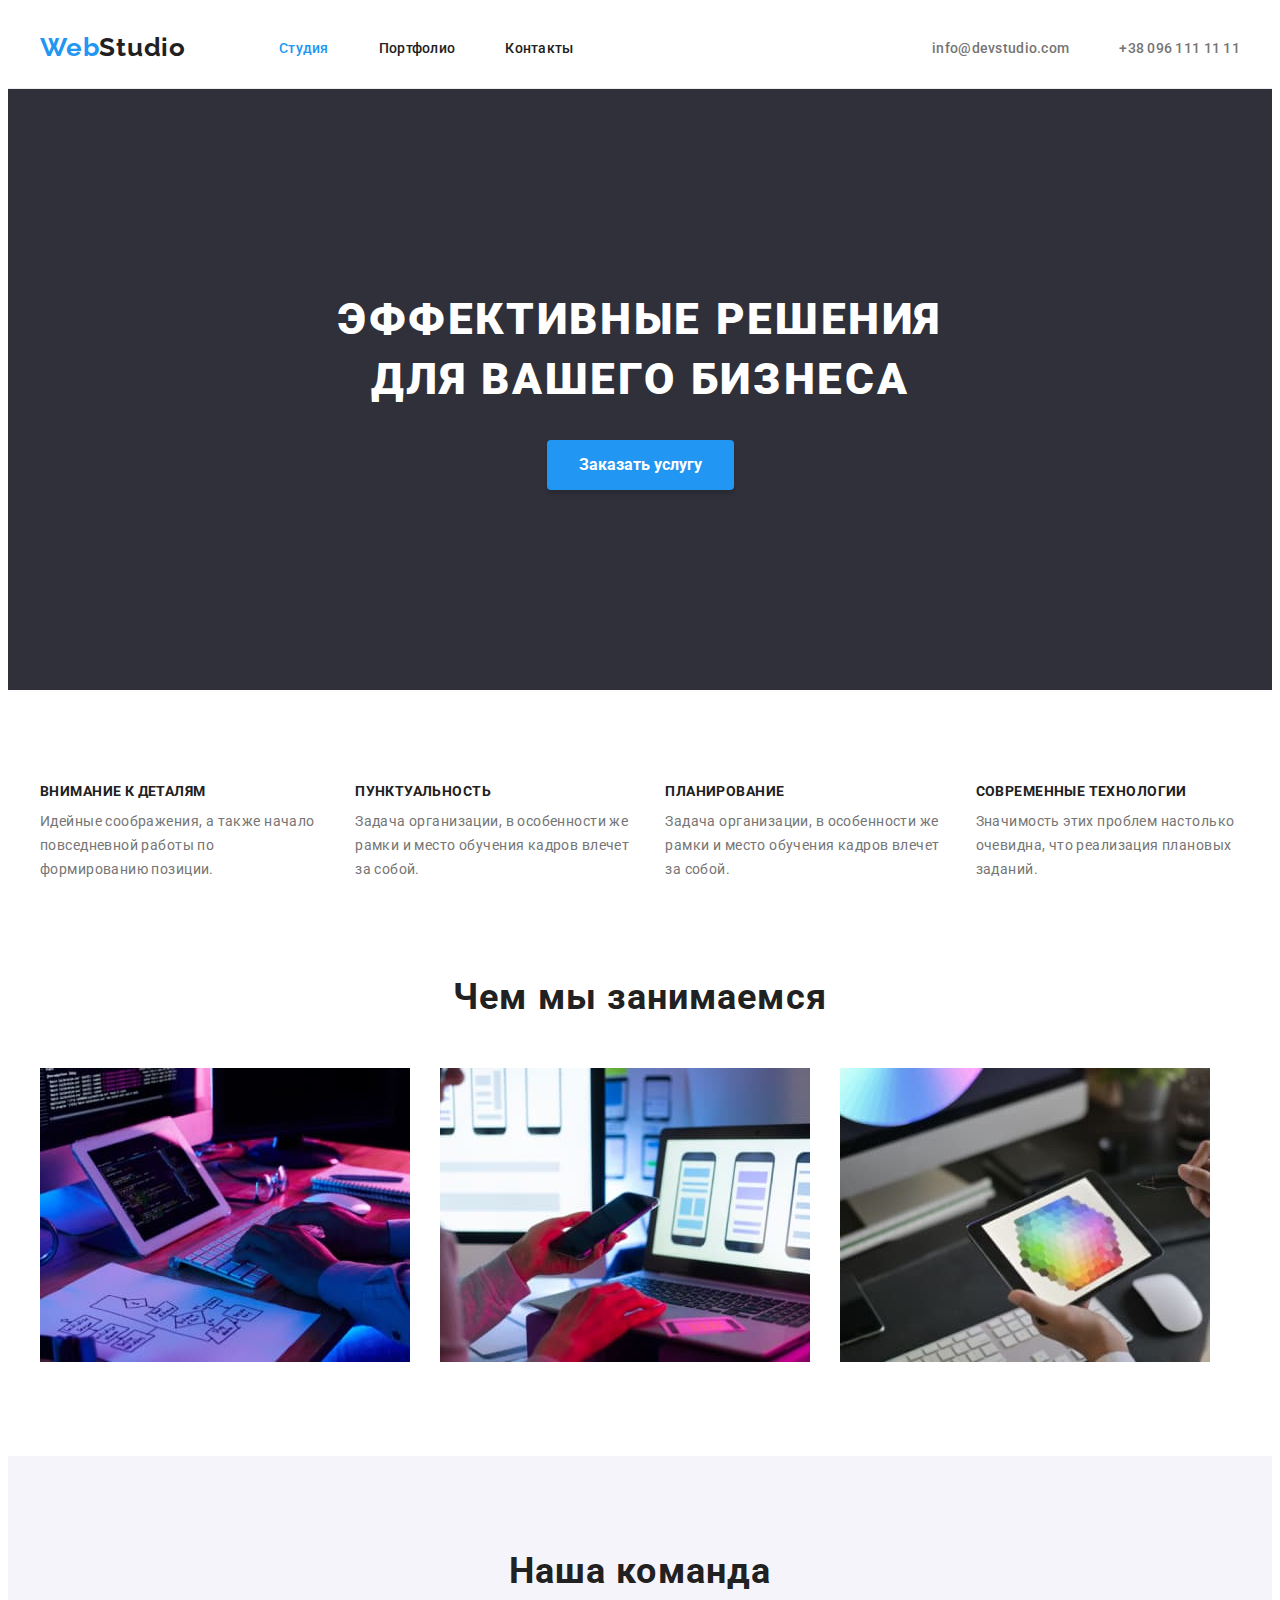
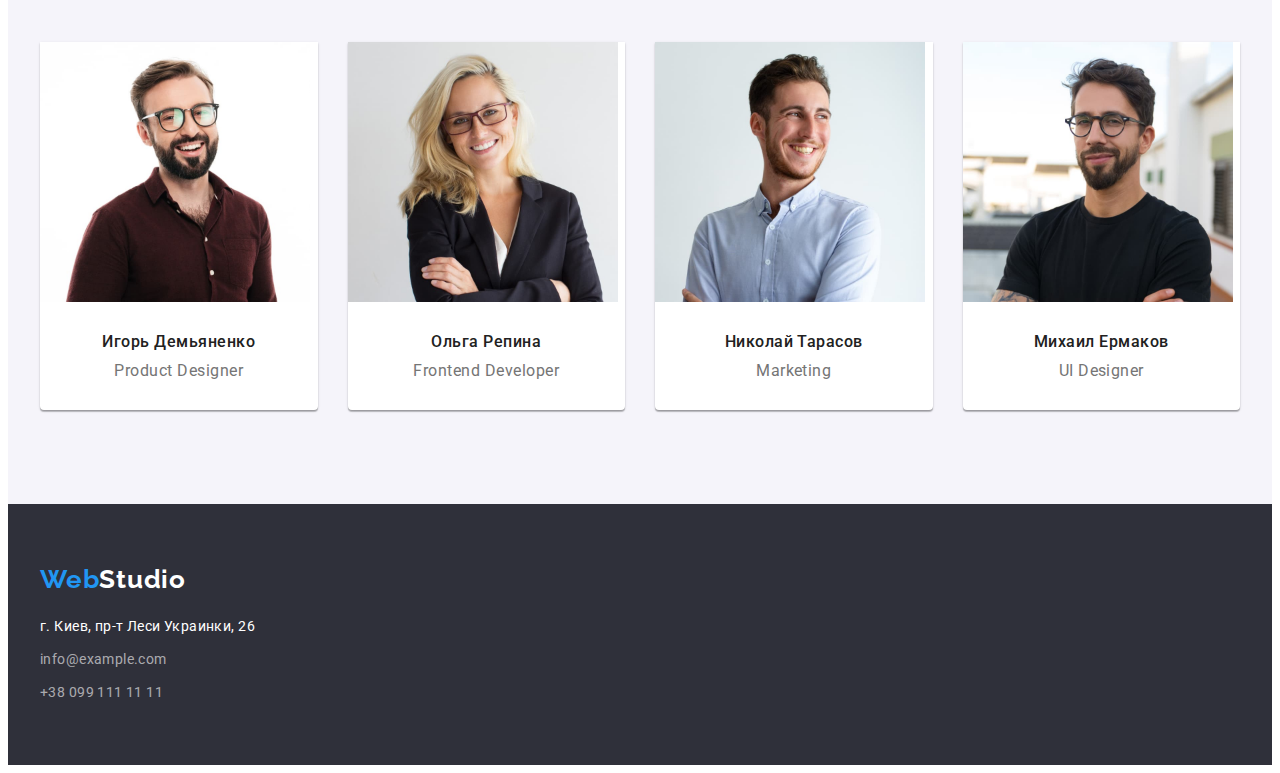
<file: index.html>
<!DOCTYPE html>
<html lang="ru">
  <head>
    <meta charset="UTF-8" />
    <meta http-equiv="X-UA-Compatible" content="IE=edge" />
    <meta name="viewport" content="width=device-width, initial-scale=1.0" />
    <title>WebStudio</title>

    <link rel="preconnect" href="https://fonts.gstatic.com" />
    <link rel="preconnect" href="https://fonts.gstatic.com" />
    <link
      href="https://fonts.googleapis.com/css2?family=Raleway:wght@700&family=Roboto:wght@400;500;700;900&display=swap"
      rel="stylesheet"
    />
    <link
      rel="stylesheet"
      href="https://cdnjs.cloudflare.com/ajax/libs/modern-normalize/0.2.0/modern-normalize.min.css"
      integrity="sha512-sqIVMkf5f8XGYI/UZYGs7wODxlUeoj9JknataPfUwtvrSKWMHrMXGZ7Evb6nabFYJQG15vFFyALe6r0nWCD1Ug=="
      crossorigin="anonymous"
      referrerpolicy="no-referrer"
    />
    <link rel="stylesheet" href="./css/styles.css" />
  </head>
  <body>
    <header class="page-header">
      <div class="container header-container">
        <nav class="header-nav">
          <a class="logo link" href="./index.html">Web<span class="logo-span">Studio</span></a>
          <ul class="menu list">
            <li class="menu-item">
              <a class="menu-link link current" href="./index.html">Студия</a>
            </li>
            <li class="menu-item">
              <a class="menu-link link" href="./portfolio.html">Портфолио</a>
            </li>
            <li class="menu-item">
              <a class="menu-link link" href="">Контакты</a>
            </li>
          </ul>
        </nav>
        <ul class="header-contact list">
          <li class="header-contact-item">
            <a
              class="mail-link link"
              href="mailto:info@devstudio.com"
              target="_blank"
              rel="noopener noreferrer"
              >info@devstudio.com</a
            >
          </li>
          <li class="header-contact-item">
            <a class="tel-link link" href="tel:+380961111111">+38 096 111 11 11</a>
          </li>
        </ul>
      </div>
    </header>
    <main>
      <section class="hero">
        <div class="container ">
          <h1 class="main-title">Эффективные решения <br> для вашего бизнеса</br></h1>
          <button class="modal-btn" type="button">Заказать услугу</button>
        </div>
      </section>
      <section class="advantage section">
        <div class="container">
          <h2 class="advantage-title" hidden>Наши преимущества</h2>
          <ul class="advantage-list list">
            <li class="advantage-list-item">
              <h3 class="advantage-suptitle">Внимание к деталям</h3>
              <p class="advantage-text">
                Идейные соображения, а также начало повседневной работы по формированию позиции.
              </p>
            </li>
            <li class="advantage-list-item">
              <h3 class="advantage-suptitle">Пунктуальность</h3>
              <p class="advantage-text">
                Задача организации, в особенности же рамки и место обучения кадров влечет за собой.
              </p>
            </li>
            <li class="advantage-list-item">
              <h3 class="advantage-suptitle">Планирование</h3>
              <p class="advantage-text">
                Задача организации, в особенности же рамки и место обучения кадров влечет за собой.
              </p>
            </li>
            <li class="advantage-list-item">
              <h3 class="advantage-suptitle">Современные технологии</h3>
              <p class="advantage-text">
                Значимость этих проблем настолько очевидна, что реализация плановых заданий.
              </p>
            </li>
          </ul>
        </div>
      </section>
      <section class="about section">
        <div class="container">
          <h2 class="about-title">Чем мы занимаемся</h2>
          <ul class="about-list list">
            <li class="about-list-item">
              <img
                class="about-list-item-image"
                src="./images/gallery/gallery-1.jpg "
                width="370"
                height="294"
                alt="человек печатает на клавиатуре"
              />
            </li>
            <li class="about-list-item">
              <img
                class="about-list-item-image"
                src="./images/gallery/gallery-2.jpg "
                width="370"
                height="294"
                alt="человек смотрит в ноутбук"
              />
            </li>
            <li class="about-list-item">
              <img
                class="about-list-item-image"
                src="./images/gallery/gallery-3.jpg "
                width="370"
                height="294"
                alt="человек показывает что то на планшете"
              />
            </li>
          </ul>
        </div>
      </section>
      <section class="team section">
        <div class="container team-container">
          <h2 class="team-title">Наша команда</h2>
          <ul class="team-list list">
            <li class="team-list-item">
              <img
                class="team-list-image"
                src="./images/team/team-1.jpg"
                width="270"
                height="260"
                alt="член команды Игорь Демьяненко"
              />
              <div class="team-content">
                <h3 class="team-name">Игорь Демьяненко</h3>
                <p class="team-profession" lang="en">Product Designer</p>
              </div>
            </li>
            <li class="team-list-item">
              <img
                class="team-list-image"
                src="./images/team/team-2.jpg"
                width="270"
                height="260"
                alt="член команды Ольга Репина"
              />
              <div class="team-content">
                <h3 class="team-name">Ольга Репина</h3>
                <p class="team-profession" lang="en">Frontend Developer</p>
              </div>
            </li>
            <li class="team-list-item">
              <img
                class="team-list-image"
                src="./images/team/team-3.jpg"
                width="270"
                height="260"
                alt="член команды Николай Тарасов"
              />
              <div class="team-content">
                <h3 class="team-name">Николай Тарасов</h3>
                <p class="team-profession" lang="en">Marketing</p>
              </div>
            </li>
            <li class="team-list-item">
              <img
                class="team-list-image"
                src="./images/team/team-4.jpg"
                width="270"
                height="260"
                alt="член команды Михаил Ермаков"
              />
              <div class="team-content">
                <h3 class="team-name">Михаил Ермаков</h3>
                <p class="team-profession" lang="en">UI Designer</p>
              </div>
            </li>
          </ul>
        </div>
      </section>
    </main>
    <footer class="page-footer">
      <div class="container">
        <a class="logo link" href="./index.html">Web<span class="logo-span-white">Studio</span></a>
        <address class="footer-address">
          <ul class="footer-adrress list">
            <li class="footer-adrress-item">
              <a
                class="address-link link"
                href="https://goo.gl/maps/wWA3sE1tbe9znMvM6"
                target="_blank"
                rel="noopener noreferrer"
              >
                г. Киев, пр-т Леси Украинки, 26</a
              >
            </li>

            <li class="footer-adrress-item">
              <a class="mail-link-footer link" href="mailto:info@example.com">info@example.com</a>
            </li>
            <li class="footer-adrress-item">
              <a class="tel-link-footer link" href="tel:+380991111111">+38 099 111 11 11</a>
            </li>
          </ul>
        </address>
      </div>
    </footer>
  </body>
</html>
</file>
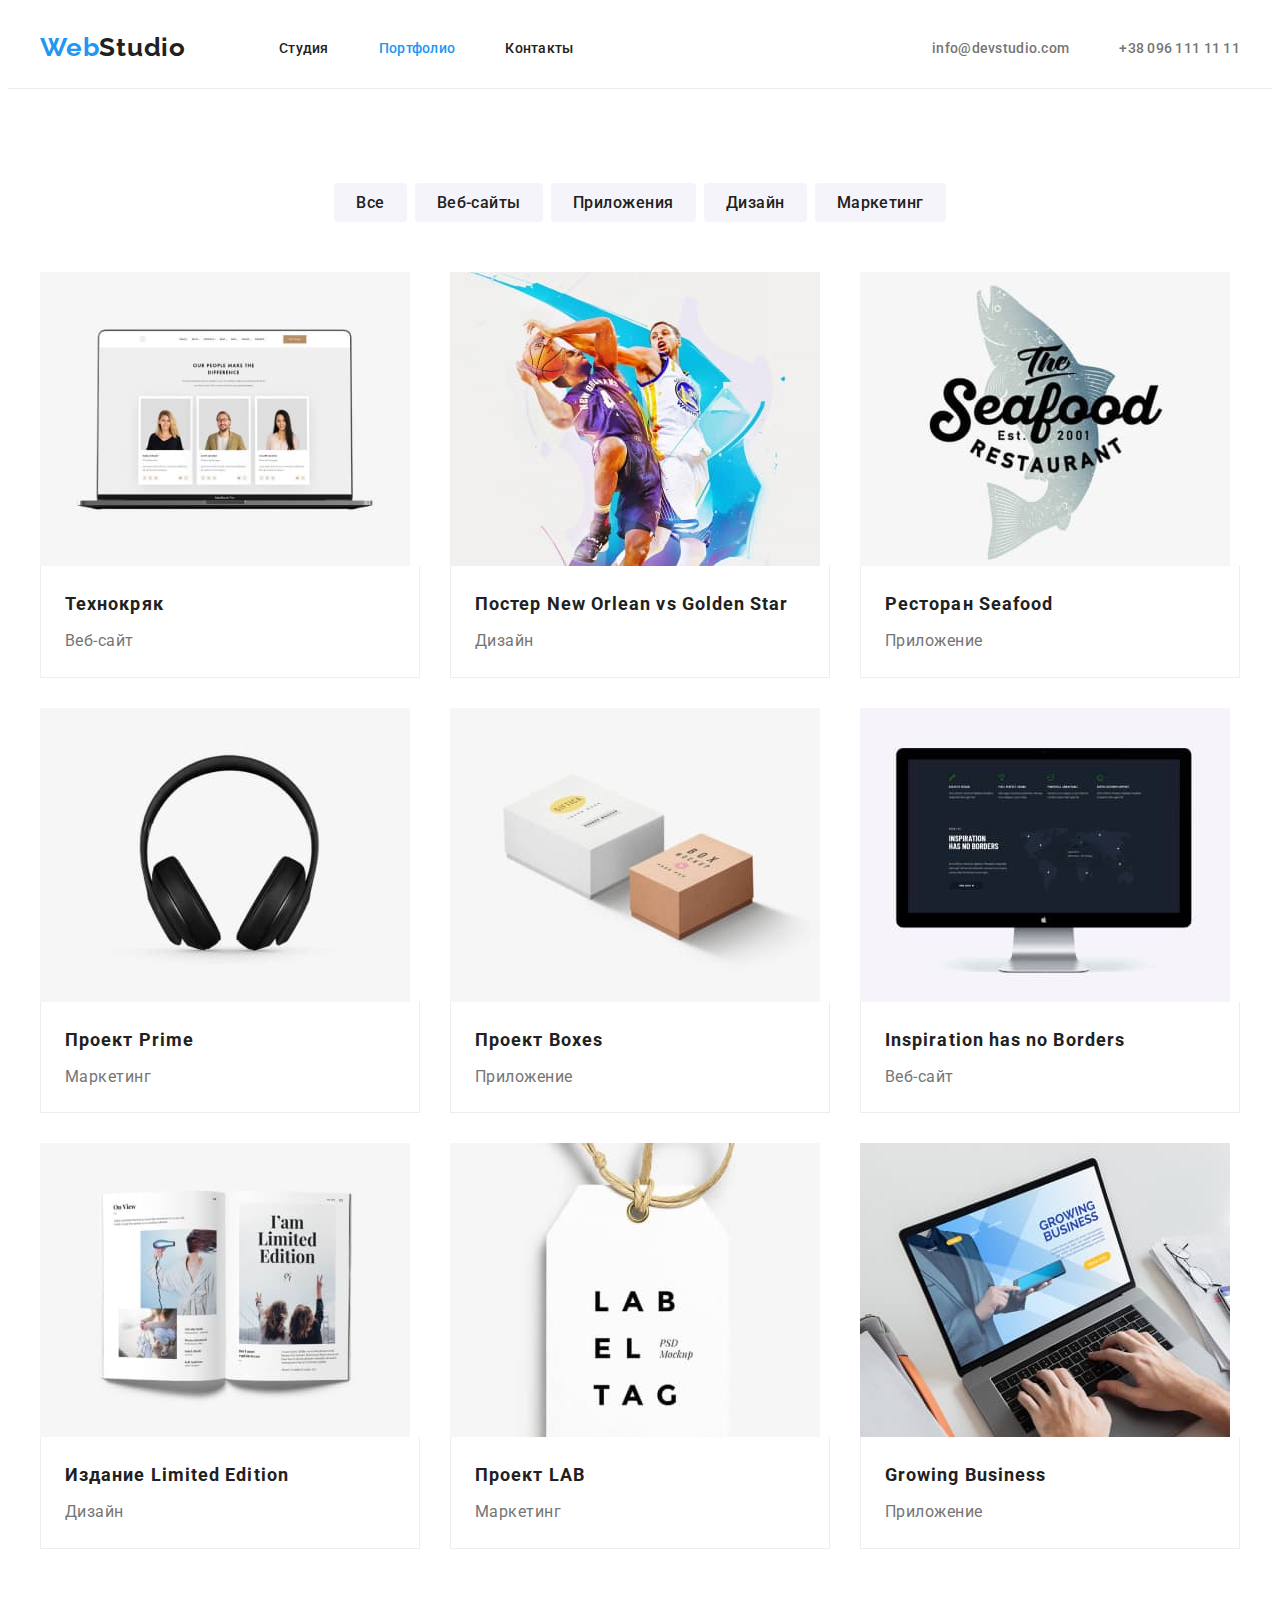
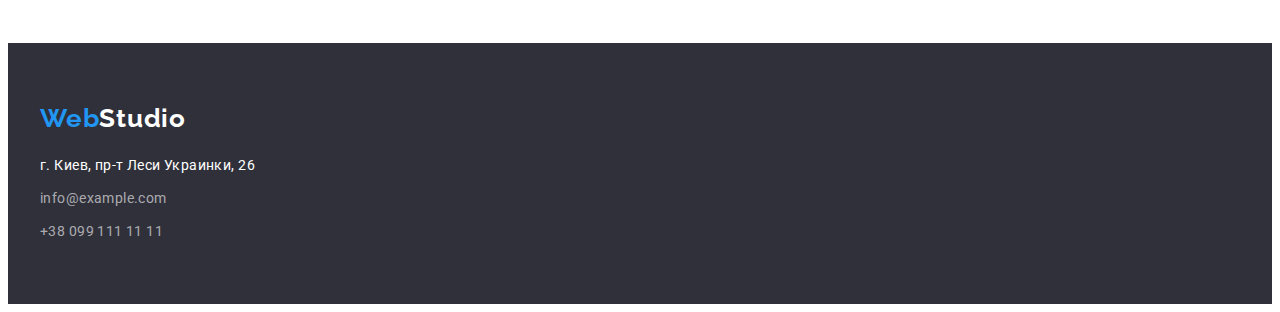
<file: portfolio.html>
<!DOCTYPE html>
<html lang="ru">
  <head>
    <meta charset="UTF-8" />
    <meta http-equiv="X-UA-Compatible" content="IE=edge" />
    <meta name="viewport" content="width=device-width, initial-scale=1.0" />
    <title>Document</title>
    
    <link rel="preconnect" href="https://fonts.gstatic.com" />
    <link
      href="https://fonts.googleapis.com/css2?family=Raleway:wght@700&family=Roboto:wght@400;500;700;900&display=swap"
      rel="stylesheet"
    />
    <link
      rel="stylesheet"
      href="https://cdnjs.cloudflare.com/ajax/libs/modern-normalize/0.2.0/modern-normalize.min.css"
      integrity="sha512-sqIVMkf5f8XGYI/UZYGs7wODxlUeoj9JknataPfUwtvrSKWMHrMXGZ7Evb6nabFYJQG15vFFyALe6r0nWCD1Ug=="
      crossorigin="anonymous"
      referrerpolicy="no-referrer"
    />
    <link rel="stylesheet" href="./css/styles.css" />
  </head>
  <body>
    <header class="page-header">
      <div class="container header-container">
        <nav class="header-nav">
          <a class="logo link" href="./index.html">Web<span class="logo-span">Studio</span></a>
          <ul class="menu list">
            <li class="menu-item">
              <a class="menu-link link" href="./index.html">Студия</a>
            </li>
            <li class="menu-item">
              <a class="menu-link link current" href="./portfolio.html">Портфолио</a>
            </li>
            <li class="menu-item">
              <a class="menu-link link" href="">Контакты</a>
            </li>
          </ul>
        </nav>
        <ul class="header-contact list">
          <li class="header-contact-item">
            <a
              class="mail-link link"
              href="mailto:info@devstudio.com"
              target="_blank"
              rel="noopener noreferrer"
              >info@devstudio.com</a
            >
          </li>
          <li class="header-contact-item">
            <a class="tel-link link" href="tel:+380961111111">+38 096 111 11 11</a>
          </li>
        </ul>
      </div>
    </header>
    <main>
      <section class="section">
        <div class="container ">
          <h2 hidden>Лист категорий</h2>
          <ul class="category-list list">
            <li class="category-list-item">
              <button class="category-list-button" type="button">Все</button>
            </li>
            <li class="category-list-item">
              <button class="category-list-button" type="button">Веб-сайты</button>
            </li>
            <li class="category-list-item">
              <button class="category-list-button" type="button">Приложения</button>
            </li>
            <li class="category-list-item">
              <button class="category-list-button" type="button">Дизайн</button>
            </li>
            <li class="category-list-item">
              <button class="category-list-button" type="button">Маркетинг</button>
            </li>
          </ul>
          <ul class="product-list list">
            <li class="product-item">
              <a class="product-link link" href=""
                ><img
                  class="product-item-image"
                  src="./images/portfolio/list-foto-1.jpg"
                  alt="фотография на ноутбуке"
                  width="370"
                  height="294"
                />
                <div class="product-item-content"><h3 class="product-item-suptitle">Технокряк</h3>
                <p class="product-item-name">Веб-сайт</p></div>
                
              
            </li>
            <li class="product-item">
              <a class="product-link link" href="">
                <img
                  class="product-item-image"
                  src="./images/portfolio/list-foto-2.jpg"
                  alt="два баскетболиста"
                  width="370"
                  height="294"
                />
                <div class="product-item-content"><h3 class="product-item-suptitle">Постер New Orlean vs Golden Star</h3>
                <p class="product-item-name">Дизайн</p>
              </div>
              
            </li>
            <li class="product-item">
              <a class="product-link link" href=""
                ><img
                  class="product-item-image"
                  src="./images/portfolio/list-foto-3.jpg"
                  alt="эмблема ресторана"
                  width="370"
                  height="294"
                />
                <div class="product-item-content"><h3 class="product-item-suptitle">Ресторан Seafood</h3>
                <p class="product-item-name">Приложение</p></div>
                
              
            </li>
            <li class="product-item">
              <a class="product-link link" href="">
                <img
                  class="product-item-image"
                  src="./images/portfolio/list-foto-4.jpg"
                  alt="наушники"
                  width="370"
                  height="294"
                />
                <div class="product-item-content"><h3 class="product-item-suptitle">Проект Prime</h3>
                <p class="product-item-name">Маркетинг</p></div>
                
              </a>
            </li>
            <li class="product-item">
              <a class="product-link link" href="">
                <img
                  class="product-item-image"
                  src="./images/portfolio/list-foto-5.jpg"
                  alt="коробки"
                  width="370"
                  height="294"
                />
                <div class="product-item-content"><h3 class="product-item-suptitle">Проект Boxes</h3>
                <p class="product-item-name">Приложение</p></div>
                
              </a>
            </li>
            <li class="product-item">
              <a class="product-link link" href="">
                <img
                  class="product-item-image"
                  src="./images/portfolio/list-foto-6.jpg"
                  alt="экран компьютера"
                  width="370"
                  height="294"
                />
                <div class="product-item-content"><h3 class="product-item-suptitle" lang="en">Inspiration has no Borders</h3>
                <p class="product-item-name">Веб-сайт</p></div>
                
              </a>
            </li>
            <li class="product-item">
              <a class="product-link link" href="">
                <img
                  class="product-item-image"
                  src="./images/portfolio/list-foto-7.jpg"
                  alt="открытая книга"
                  width="370"
                  height="294"
                />
                <div class="product-item-content"> <h3 class="product-item-suptitle">Издание Limited Edition</h3>
                <p class="product-item-name">Дизайн</p></div>
               
              </a>
            </li>
            <li class="product-item">
              <a class="product-link link" href="">
                <img
                  class="product-item-image"
                  src="./images/portfolio/list-foto-8.jpg"
                  alt="брелок"
                  width="370"
                  height="294"
                />
                <div class="product-item-content"> <h3 class="product-item-suptitle">Проект LAB</h3>
                <p class="product-item-name">Маркетинг</p></div>
               
              </a>
            </li>
            <li class="product-item">
              <a class="product-link link" href="">
                <img
                  class="product-item-image"
                  src="./images/portfolio/list-foto-9.jpg"
                  alt="человек печатает на ноутбуке"
                  width="370"
                  height="294"
                />
                <div class="product-item-content"><h3 class="product-item-suptitle" lang="en">Growing Business</h3>
                <p class="product-item-name">Приложение</p></div>
                
              </a>
            </li>
          </ul>
        </div>
      </section>
    </main>
    <footer class="page-footer">
      <div class="container footer-container">
        <a class="logo link" href="./index.html">Web<span class="logo-span-white">Studio</span></a>
        <address class="footer-address">
          <ul class="footer-adrress list">
            <li class="footer-adrress-item">
              <a
                class="address-link link"
                href="https://goo.gl/maps/wWA3sE1tbe9znMvM6"
                target="_blank"
                rel="noopener noreferrer"
              >
                г. Киев, пр-т Леси Украинки, 26</a
              >
            </li>

            <li class="footer-adrress-item">
              <a class="mail-link-footer link" href="mailto:info@example.com">info@example.com</a>
            </li>
            <li class="footer-adrress-item">
              <a class="tel-link-footer link" href="tel:+380991111111">+38 099 111 11 11</a>
            </li>
          </ul>
        </address>
      </div>
    </footer>
  </body>
</html>
</file>
<file: css/styles.css>
:root {
  --accent-color: #2196f3;
  --black-title-color: #212121;
  --product-item-name-color: #757575;
}
h1,
h2,
h3,
h4,
h5,
h6,
p {
  margin-top: 0;
  margin-bottom: 0;
}
ol,
ul {
  margin-top: 0;
  margin-bottom: 0;
  padding-left: 0;
}
img {
  display: block;
}
.list {
  list-style: none;
}
.link {
  text-decoration: none;
}

body {
  font-family: 'Roboto', sans-serif;
  font-style: normal;
  font-weight: 400;
}
.container {
  width: 1200px;
  margin: 0 auto;
  padding-left: 15px;
  padding-right: 15px;
}
.section {
  padding-top: 94px;
  padding-bottom: 94px;
}
/* header */
.page-header {
  padding-top: 24px;
  padding-bottom: 25px;
  border-bottom: 1px solid #ececec;

  /* border: solid tomato; */
}

.header-container {
  display: flex;
}

.logo {
  margin-right: 93px;
  font-family: Raleway;
  font-weight: 700;
  font-size: 26px;
  line-height: 1.2;

  letter-spacing: 0.03em;

  color: var(--accent-color);
}
.logo-span {
  color: var(--black-title-color);
}
.logo-span-white {
  color: #ffffff;
}
.header-nav {
  display: flex;
  align-items: center;
}
.menu {
  display: flex;
  align-items: center;
}
.menu-item:not(:last-child) {
  margin-right: 50px;
}
.menu-link.current {
  color: var(--accent-color);
}
.menu-link {
  font-weight: 500;
  font-size: 14px;
  line-height: 1.14;
  letter-spacing: 0.02em;
  color: var(--black-title-color);
}

.menu-link:hover,
.menu-link:focus {
  color: var(--accent-color);
}
.header-contact {
  margin-left: auto;
  display: flex;
  align-items: center;
}
.tel-link {
  margin-left: 50px;
  font-weight: 500;
  font-size: 14px;
  line-height: 1.14;
  letter-spacing: 0.02em;
  color: var(--product-item-name-color);
}
.mail-link {
  font-weight: 500;
  font-size: 14px;
  line-height: 1.14;
  letter-spacing: 0.02em;
  color: var(--product-item-name-color);
}
.tel-link:hover,
.tel-link:focus {
  color: var(--accent-color);
}
.mail-link:hover,
.mail-link:focus {
  color: var(--accent-color);
}

/* main */
.hero {
  background: #2f303a;
  padding-top: 200px;
  padding-bottom: 200px;
}

.main-title {
  font-weight: 900;
  font-size: 44px;
  line-height: 1.37;
  text-align: center;
  letter-spacing: 0.06em;
  text-transform: uppercase;

  color: #ffffff;
}

.modal-btn {
  display: block;
  margin-top: 30px;
  margin-left: auto;
  margin-right: auto;
  padding: 10px 32px;
  font-family: 'Roboto', sans-serif;
  font-weight: 700;
  font-size: 16px;
  line-height: 1.88;
  color: #ffffff;
  cursor: pointer;
  background: #2196f3;
  box-shadow: 0px 4px 4px rgba(0, 0, 0, 0.15);
  border-radius: 4px;
  border: 0px;
}
.modal-btn:hover,
.modal-btn:focus {
  background: #188ce8;
  box-shadow: 0px 4px 4px rgba(0, 0, 0, 0.15);
  border-radius: 4px;
}
.advantage {
  padding-bottom: 0;
}
.advantage-list {
  display: flex;
}
.advantage-list-item:not(:last-child) {
  margin-right: 30px;
}
.advantage-suptitle {
  margin-bottom: 10px;
  font-weight: 700;
  font-size: 14px;
  line-height: 1.14;
  letter-spacing: 0.03em;
  text-transform: uppercase;

  color: var(--black-title-color);
}
.advantage-text {
  font-weight: 400;
  font-size: 14px;
  line-height: 1.71;
  letter-spacing: 0.03em;
  color: #757575;
}
.about {
  /* padding-top: 94px; */
}
.about-title {
  margin-bottom: 50px;
  font-weight: 700;
  font-size: 36px;
  line-height: 1.17;
  text-align: center;
  letter-spacing: 0.03em;

  color: var(--black-title-color);
}
.about-list {
  display: flex;
  /* padding-bottom: 94px; */
}
.about-list-item:not(:last-child) {
  margin-right: 30px;
}
/* team */
.team {
  background: #f5f4fa;
}
.team-title {
  font-weight: bold;
  font-size: 36px;
  line-height: 1.17;
  text-align: center;
  letter-spacing: 0.03em;
  color: var(--black-title-color);
  margin-bottom: 50px;
}
.team-list {
  display: flex;
  flex-wrap: wrap;
  margin-left: -30px;
  margin-top: -30px;
}
.team-content {
  padding: 30px 32px;
  text-align: center;
}
.team-container {
  /* padding-top: 94px; */
  /* padding-bottom: 94px; */
}
.team-list-item {
  flex-basis: calc((100% - 120px) / 4);
  margin-left: 30px;
  margin-top: 30px;
  background: #ffffff;

  box-shadow: 0px 1px 3px rgba(0, 0, 0, 0.12), 0px 1px 1px rgba(0, 0, 0, 0.14),
    0px 2px 1px rgba(0, 0, 0, 0.2);
  border-radius: 0px 0px 4px 4px;
}

.team-name {
  margin-bottom: 10px;
  font-weight: 500;
  font-size: 16px;
  line-height: 1.19;

  letter-spacing: 0.03em;

  color: var(--black-title-color);
}
.team-profession {
  font-weight: 400;
  font-size: 16px;
  line-height: 1.19;

  letter-spacing: 0.03em;

  color: var(--product-item-name-color);
}
/* footer */
.footer-address {
  font-style: normal;
  margin-top: 20px;
}
.footer-adrress-item:not(:last-child) {
  margin-bottom: 9px;
}
.page-footer {
  background-color: #2f303a;
  padding-top: 60px;
  padding-bottom: 60px;
}

.address-link {
  font-size: 14px;
  line-height: 1.71;
  letter-spacing: 0.03em;
  color: #ffffff;
}
.address-link:hover,
.address-link:focus {
  color: var(--accent-color);
}
.mail-link-footer {
  font-size: 14px;
  line-height: 1.71;

  letter-spacing: 0.03em;

  color: rgba(255, 255, 255, 0.6);
}
.mail-link-footer:hover,
.mail-link-footer:focus {
  color: var(--accent-color);
}
.tel-link-footer {
  font-size: 14px;
  line-height: 1.71;

  letter-spacing: 0.03em;

  color: rgba(255, 255, 255, 0.6);
}
.tel-link-footer:hover,
.tel-link-footer:focus {
  color: var(--accent-color);
}
/* footer-end */
/* portfolio main */
.product-item-name {
  font-weight: 400;
  font-size: 16px;
  line-height: 1.9;
  letter-spacing: 0.03em;
  color: var(--product-item-name-color);
  margin-top: 4px;
}
.product-list {
  display: flex;
  flex-wrap: wrap;
  flex-basis: calc((100% - 90px) / 3);
  margin-left: -30px;
  margin-top: -30px;
}
.product-item {
  flex-basis: calc((100% - 90px) / 3);
  margin-left: 30px;
  margin-top: 30px;
  background: #ffffff;
}
.product-item-suptitle {
  font-weight: 700;
  font-size: 18px;
  line-height: 2;

  letter-spacing: 0.06em;

  color: var(--black-title-color);
}
.product-item-content {
  padding: 20px 24px;
  border-bottom: 1px solid #eeeeee;
  border-right: 1px solid #eeeeee;
  border-left: 1px solid #eeeeee;
}
.category-list {
  display: flex;
  justify-content: center;
  margin-bottom: 50px;
}
.category-list-item:not(:last-child) {
  margin-right: 8px;
}
.category-list-button {
  font-family: 'Roboto', sans-serif;
  color: var(--black-title-color);
  font-weight: 500;
  font-size: 16px;
  line-height: 1.7;
  text-align: center;
  letter-spacing: 0.03em;
  border-radius: 4px;
  background-color: #f5f4fa;
  padding: 6px 22px;
  border: 0px;
}
.category-list-button:hover,
.category-list-button:focus {
  color: #ffffff;
  background-color: var(--accent-color);
  box-shadow: 0px 3px 1px rgba(0, 0, 0, 0.1), 0px 1px 2px rgba(0, 0, 0, 0.08),
    0px 2px 2px rgba(0, 0, 0, 0.12);
  border-radius: 4px;
}
</file>
